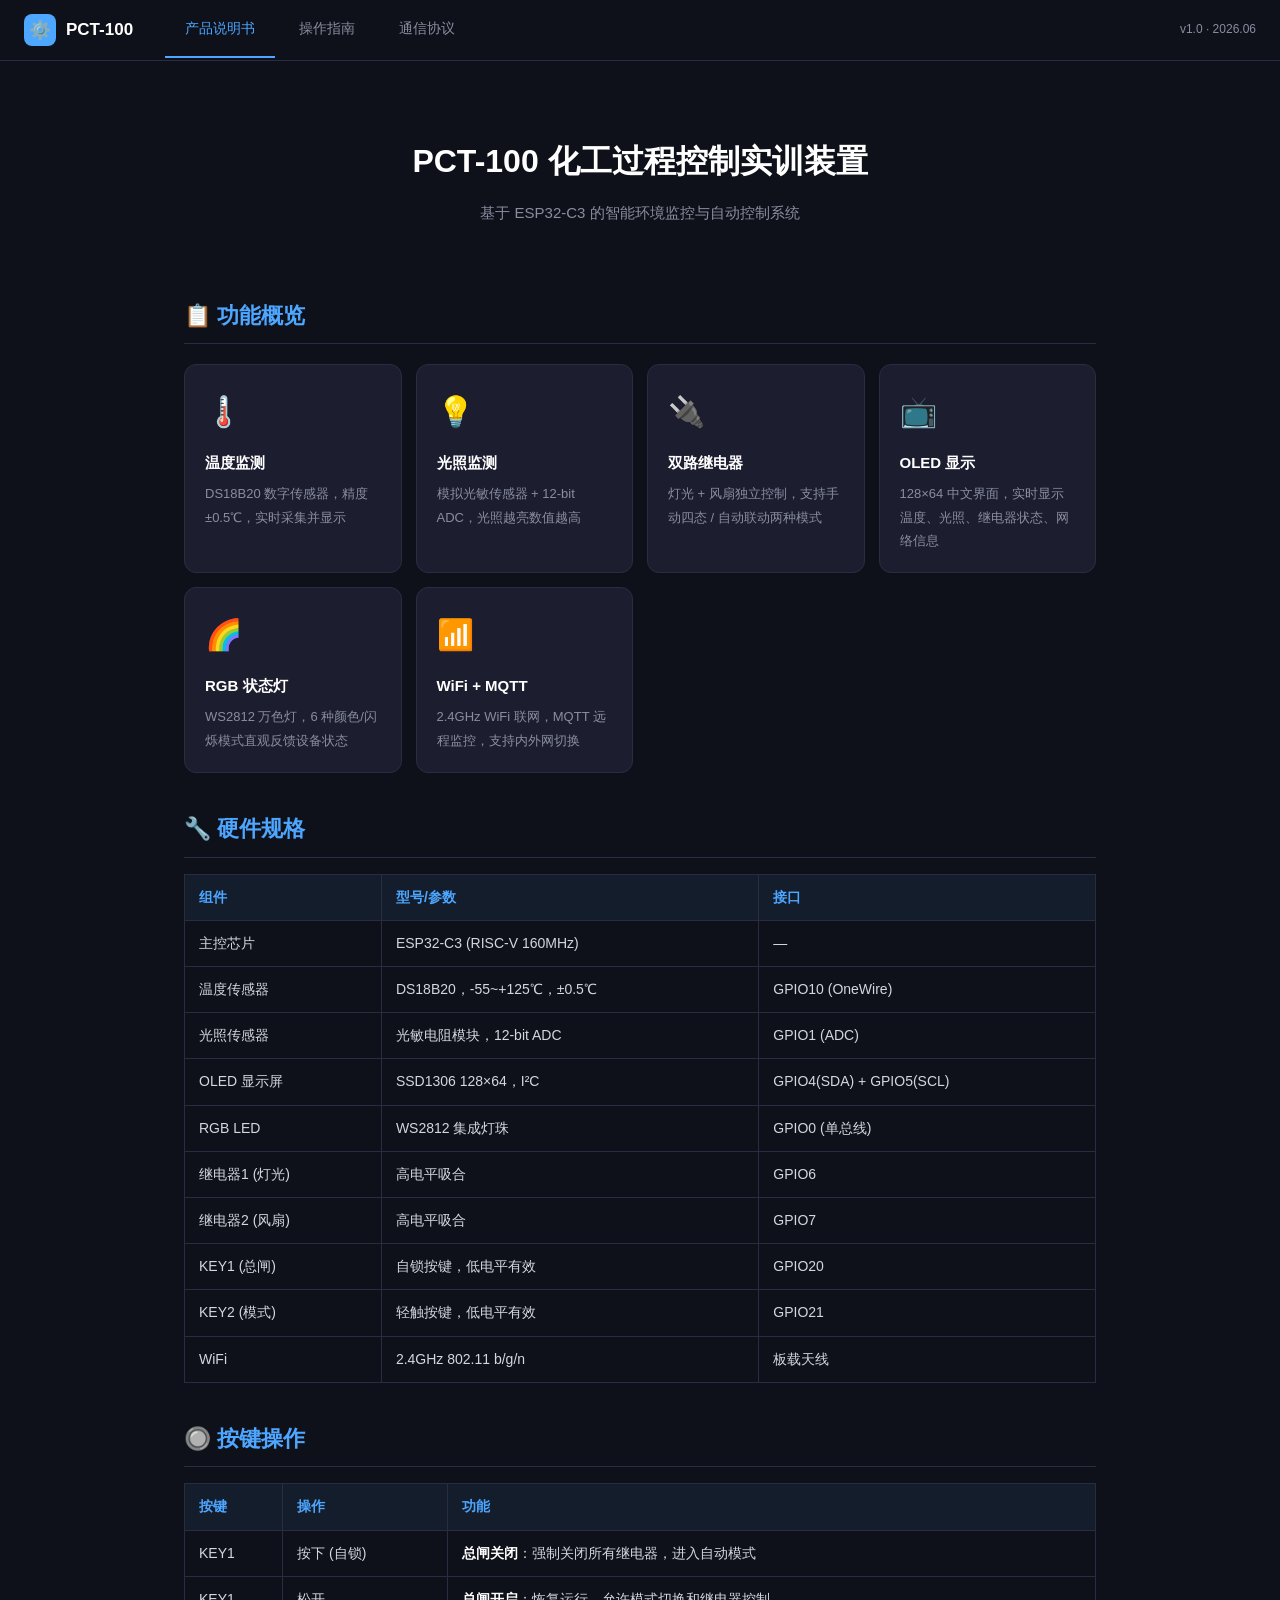
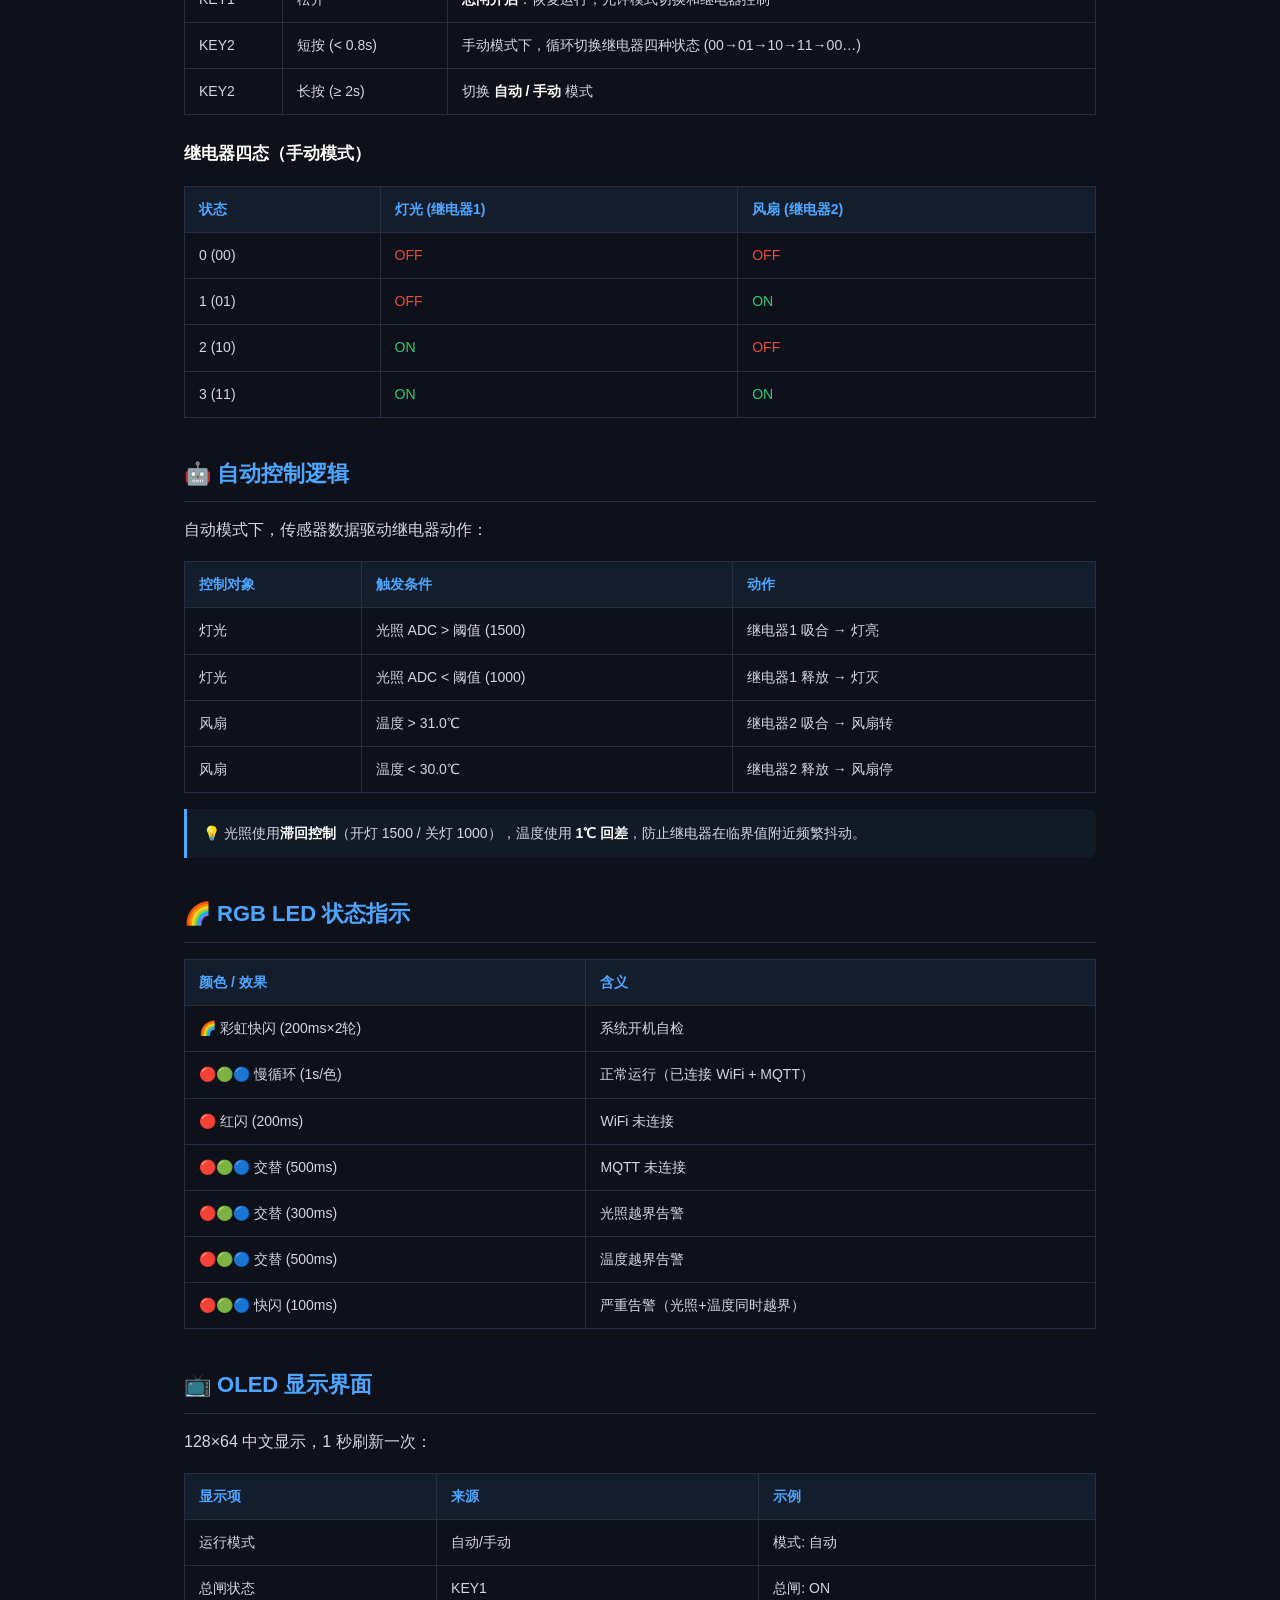
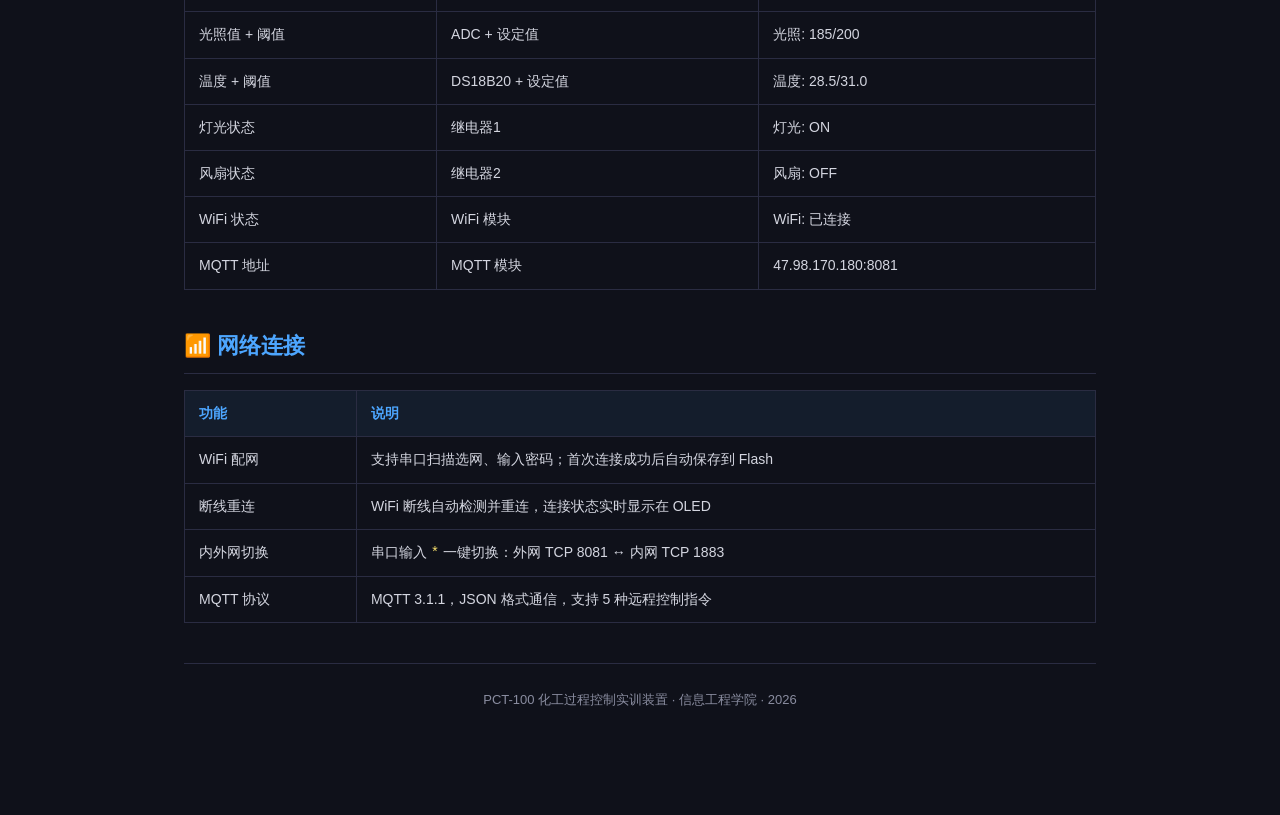
<file: index.html>
<!DOCTYPE html>
<html lang="zh-CN">
<head>
<meta charset="UTF-8">
<meta name="viewport" content="width=device-width, initial-scale=1.0">
<title>PCT-100 化工控制实训装置 · 产品说明书</title>
<link rel="stylesheet" href="css/style.css">
</head>
<body>

<!-- ═══ 导航栏 ═══ -->
<nav class="nav">
  <a class="nav-brand" href="index.html">
    <span class="logo">⚙️</span>PCT-100
  </a>
  <div class="nav-links">
    <a href="index.html" class="active">产品说明书</a>
    <a href="operation.html">操作指南</a>
    <a href="protocol.html">通信协议</a>
  </div>
  <span class="nav-version">v1.0 · 2026.06</span>
</nav>

<!-- ═══ 主页内容 ═══ -->
<div class="container">

<div class="page-hero">
  <h1>PCT-100 化工过程控制实训装置</h1>
  <p class="tagline">基于 ESP32-C3 的智能环境监控与自动控制系统</p>
</div>

<!-- 特性 -->
<h2>📋 功能概览</h2>
<div class="features">
  <div class="feature-card">
    <div class="icon">🌡️</div>
    <h4>温度监测</h4>
    <p>DS18B20 数字传感器，精度 ±0.5℃，实时采集并显示</p>
  </div>
  <div class="feature-card">
    <div class="icon">💡</div>
    <h4>光照监测</h4>
    <p>模拟光敏传感器 + 12-bit ADC，光照越亮数值越高</p>
  </div>
  <div class="feature-card">
    <div class="icon">🔌</div>
    <h4>双路继电器</h4>
    <p>灯光 + 风扇独立控制，支持手动四态 / 自动联动两种模式</p>
  </div>
  <div class="feature-card">
    <div class="icon">📺</div>
    <h4>OLED 显示</h4>
    <p>128×64 中文界面，实时显示温度、光照、继电器状态、网络信息</p>
  </div>
  <div class="feature-card">
    <div class="icon">🌈</div>
    <h4>RGB 状态灯</h4>
    <p>WS2812 万色灯，6 种颜色/闪烁模式直观反馈设备状态</p>
  </div>
  <div class="feature-card">
    <div class="icon">📶</div>
    <h4>WiFi + MQTT</h4>
    <p>2.4GHz WiFi 联网，MQTT 远程监控，支持内外网切换</p>
  </div>
</div>

<!-- 硬件 -->
<h2>🔧 硬件规格</h2>
<table>
  <tr><th>组件</th><th>型号/参数</th><th>接口</th></tr>
  <tr><td>主控芯片</td><td>ESP32-C3 (RISC-V 160MHz)</td><td>—</td></tr>
  <tr><td>温度传感器</td><td>DS18B20，-55~+125℃，±0.5℃</td><td>GPIO10 (OneWire)</td></tr>
  <tr><td>光照传感器</td><td>光敏电阻模块，12-bit ADC</td><td>GPIO1 (ADC)</td></tr>
  <tr><td>OLED 显示屏</td><td>SSD1306 128×64，I²C</td><td>GPIO4(SDA) + GPIO5(SCL)</td></tr>
  <tr><td>RGB LED</td><td>WS2812 集成灯珠</td><td>GPIO0 (单总线)</td></tr>
  <tr><td>继电器1 (灯光)</td><td>高电平吸合</td><td>GPIO6</td></tr>
  <tr><td>继电器2 (风扇)</td><td>高电平吸合</td><td>GPIO7</td></tr>
  <tr><td>KEY1 (总闸)</td><td>自锁按键，低电平有效</td><td>GPIO20</td></tr>
  <tr><td>KEY2 (模式)</td><td>轻触按键，低电平有效</td><td>GPIO21</td></tr>
  <tr><td>WiFi</td><td>2.4GHz 802.11 b/g/n</td><td>板载天线</td></tr>
</table>

<!-- 按键 -->
<h2>🔘 按键操作</h2>
<table>
  <tr><th>按键</th><th>操作</th><th>功能</th></tr>
  <tr><td>KEY1</td><td>按下 (自锁)</td><td><strong>总闸关闭</strong>：强制关闭所有继电器，进入自动模式</td></tr>
  <tr><td>KEY1</td><td>松开</td><td><strong>总闸开启</strong>：恢复运行，允许模式切换和继电器控制</td></tr>
  <tr><td>KEY2</td><td>短按 (&lt; 0.8s)</td><td>手动模式下，循环切换继电器四种状态 (00→01→10→11→00…)</td></tr>
  <tr><td>KEY2</td><td>长按 (≥ 2s)</td><td>切换 <strong>自动 / 手动</strong> 模式</td></tr>
</table>

<h3>继电器四态（手动模式）</h3>
<table>
  <tr><th>状态</th><th>灯光 (继电器1)</th><th>风扇 (继电器2)</th></tr>
  <tr><td>0 (00)</td><td style="color:var(--red);">OFF</td><td style="color:var(--red);">OFF</td></tr>
  <tr><td>1 (01)</td><td style="color:var(--red);">OFF</td><td style="color:var(--green);">ON</td></tr>
  <tr><td>2 (10)</td><td style="color:var(--green);">ON</td><td style="color:var(--red);">OFF</td></tr>
  <tr><td>3 (11)</td><td style="color:var(--green);">ON</td><td style="color:var(--green);">ON</td></tr>
</table>

<!-- 自动控制 -->
<h2>🤖 自动控制逻辑</h2>
<p>自动模式下，传感器数据驱动继电器动作：</p>
<table>
  <tr><th>控制对象</th><th>触发条件</th><th>动作</th></tr>
  <tr><td>灯光</td><td>光照 ADC &gt; 阈值 (1500)</td><td>继电器1 吸合 → 灯亮</td></tr>
  <tr><td>灯光</td><td>光照 ADC &lt; 阈值 (1000)</td><td>继电器1 释放 → 灯灭</td></tr>
  <tr><td>风扇</td><td>温度 &gt; 31.0℃</td><td>继电器2 吸合 → 风扇转</td></tr>
  <tr><td>风扇</td><td>温度 &lt; 30.0℃</td><td>继电器2 释放 → 风扇停</td></tr>
</table>
<div class="note">💡 光照使用<strong>滞回控制</strong>（开灯 1500 / 关灯 1000），温度使用 <strong>1℃ 回差</strong>，防止继电器在临界值附近频繁抖动。</div>

<!-- RGB LED -->
<h2>🌈 RGB LED 状态指示</h2>
<table>
  <tr><th>颜色 / 效果</th><th>含义</th></tr>
  <tr><td>🌈 彩虹快闪 (200ms×2轮)</td><td>系统开机自检</td></tr>
  <tr><td>🔴🟢🔵 慢循环 (1s/色)</td><td>正常运行（已连接 WiFi + MQTT）</td></tr>
  <tr><td>🔴 红闪 (200ms)</td><td>WiFi 未连接</td></tr>
  <tr><td>🔴🟢🔵 交替 (500ms)</td><td>MQTT 未连接</td></tr>
  <tr><td>🔴🟢🔵 交替 (300ms)</td><td>光照越界告警</td></tr>
  <tr><td>🔴🟢🔵 交替 (500ms)</td><td>温度越界告警</td></tr>
  <tr><td>🔴🟢🔵 快闪 (100ms)</td><td>严重告警（光照+温度同时越界）</td></tr>
</table>

<!-- OLED -->
<h2>📺 OLED 显示界面</h2>
<p>128×64 中文显示，1 秒刷新一次：</p>
<table>
  <tr><th>显示项</th><th>来源</th><th>示例</th></tr>
  <tr><td>运行模式</td><td>自动/手动</td><td>模式: 自动</td></tr>
  <tr><td>总闸状态</td><td>KEY1</td><td>总闸: ON</td></tr>
  <tr><td>光照值 + 阈值</td><td>ADC + 设定值</td><td>光照: 185/200</td></tr>
  <tr><td>温度 + 阈值</td><td>DS18B20 + 设定值</td><td>温度: 28.5/31.0</td></tr>
  <tr><td>灯光状态</td><td>继电器1</td><td>灯光: ON</td></tr>
  <tr><td>风扇状态</td><td>继电器2</td><td>风扇: OFF</td></tr>
  <tr><td>WiFi 状态</td><td>WiFi 模块</td><td>WiFi: 已连接</td></tr>
  <tr><td>MQTT 地址</td><td>MQTT 模块</td><td>47.98.170.180:8081</td></tr>
</table>

<!-- 网络 -->
<h2>📶 网络连接</h2>
<table>
  <tr><th>功能</th><th>说明</th></tr>
  <tr><td>WiFi 配网</td><td>支持串口扫描选网、输入密码；首次连接成功后自动保存到 Flash</td></tr>
  <tr><td>断线重连</td><td>WiFi 断线自动检测并重连，连接状态实时显示在 OLED</td></tr>
  <tr><td>内外网切换</td><td>串口输入 <code>*</code> 一键切换：外网 TCP 8081 ↔ 内网 TCP 1883</td></tr>
  <tr><td>MQTT 协议</td><td>MQTT 3.1.1，JSON 格式通信，支持 5 种远程控制指令</td></tr>
</table>

<div class="footer">PCT-100 化工过程控制实训装置 · 信息工程学院 · 2026</div>
</div>
</body>
</html>
</file>
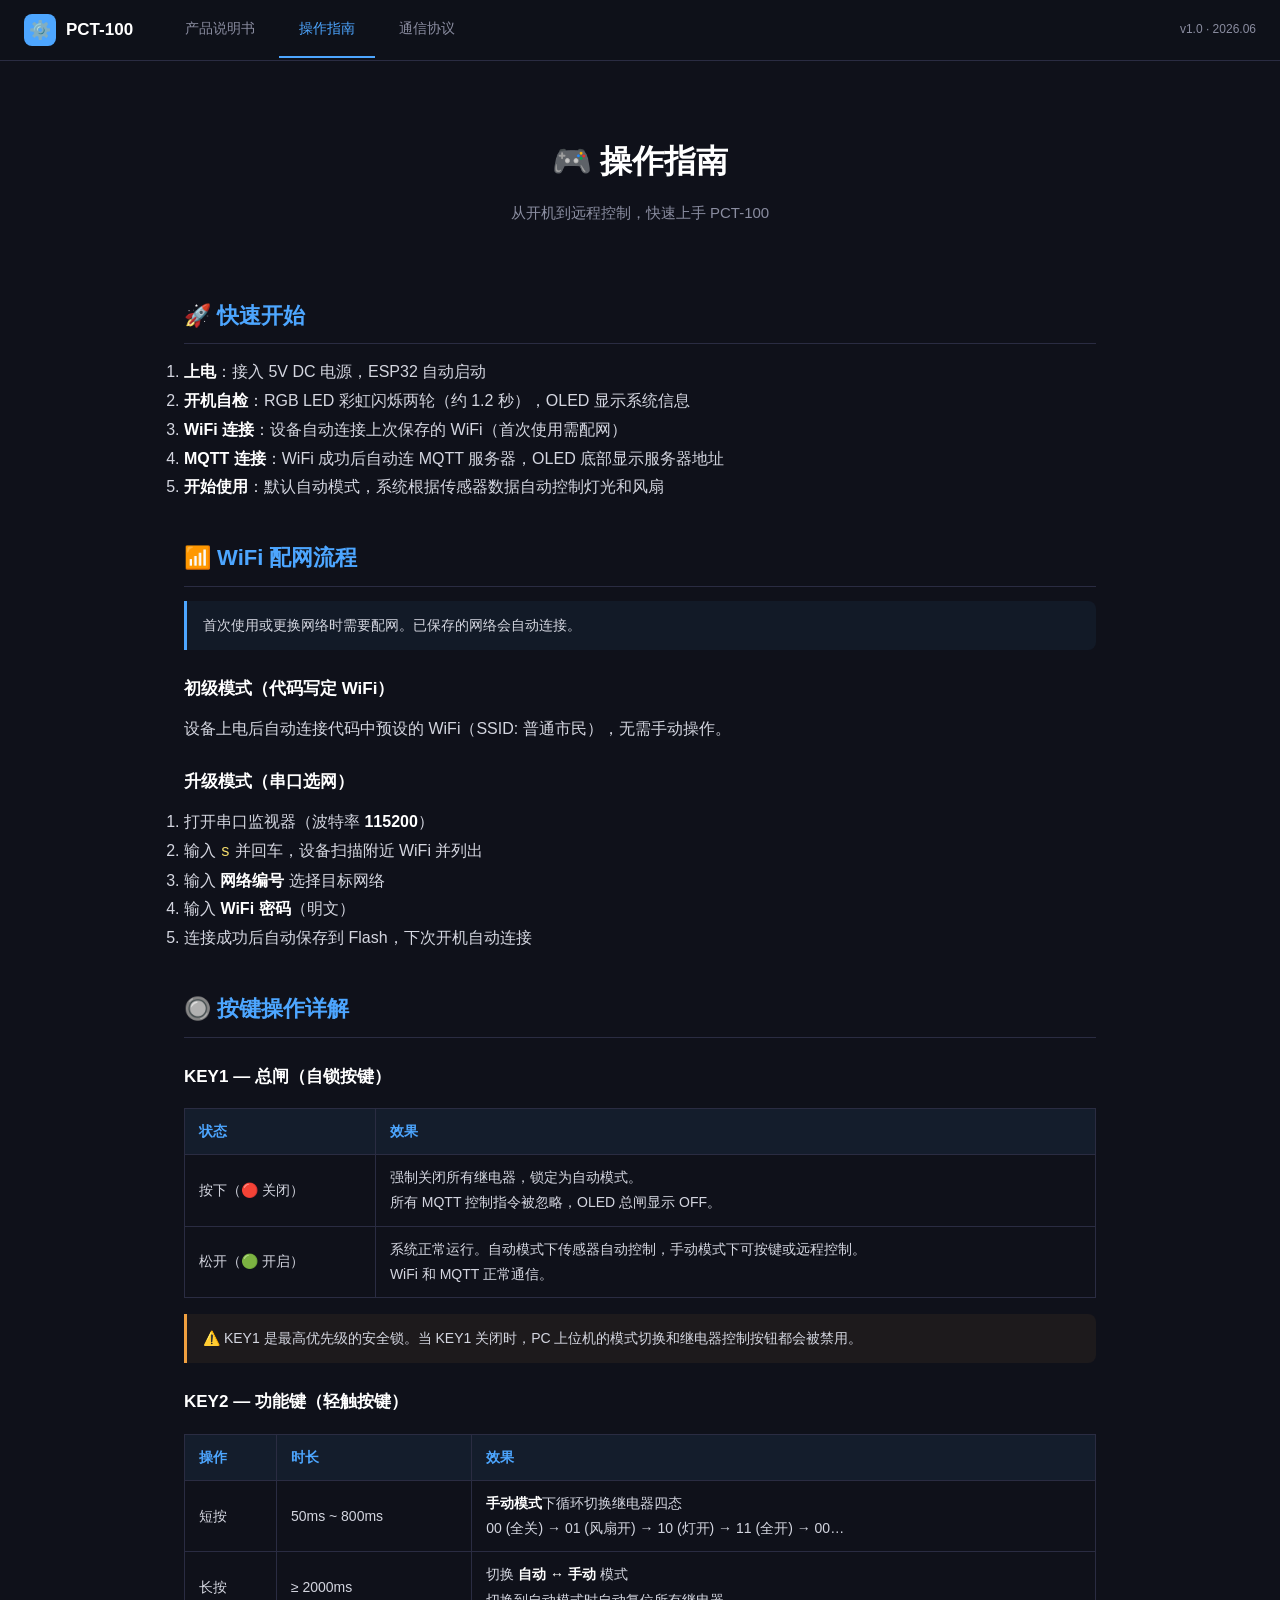
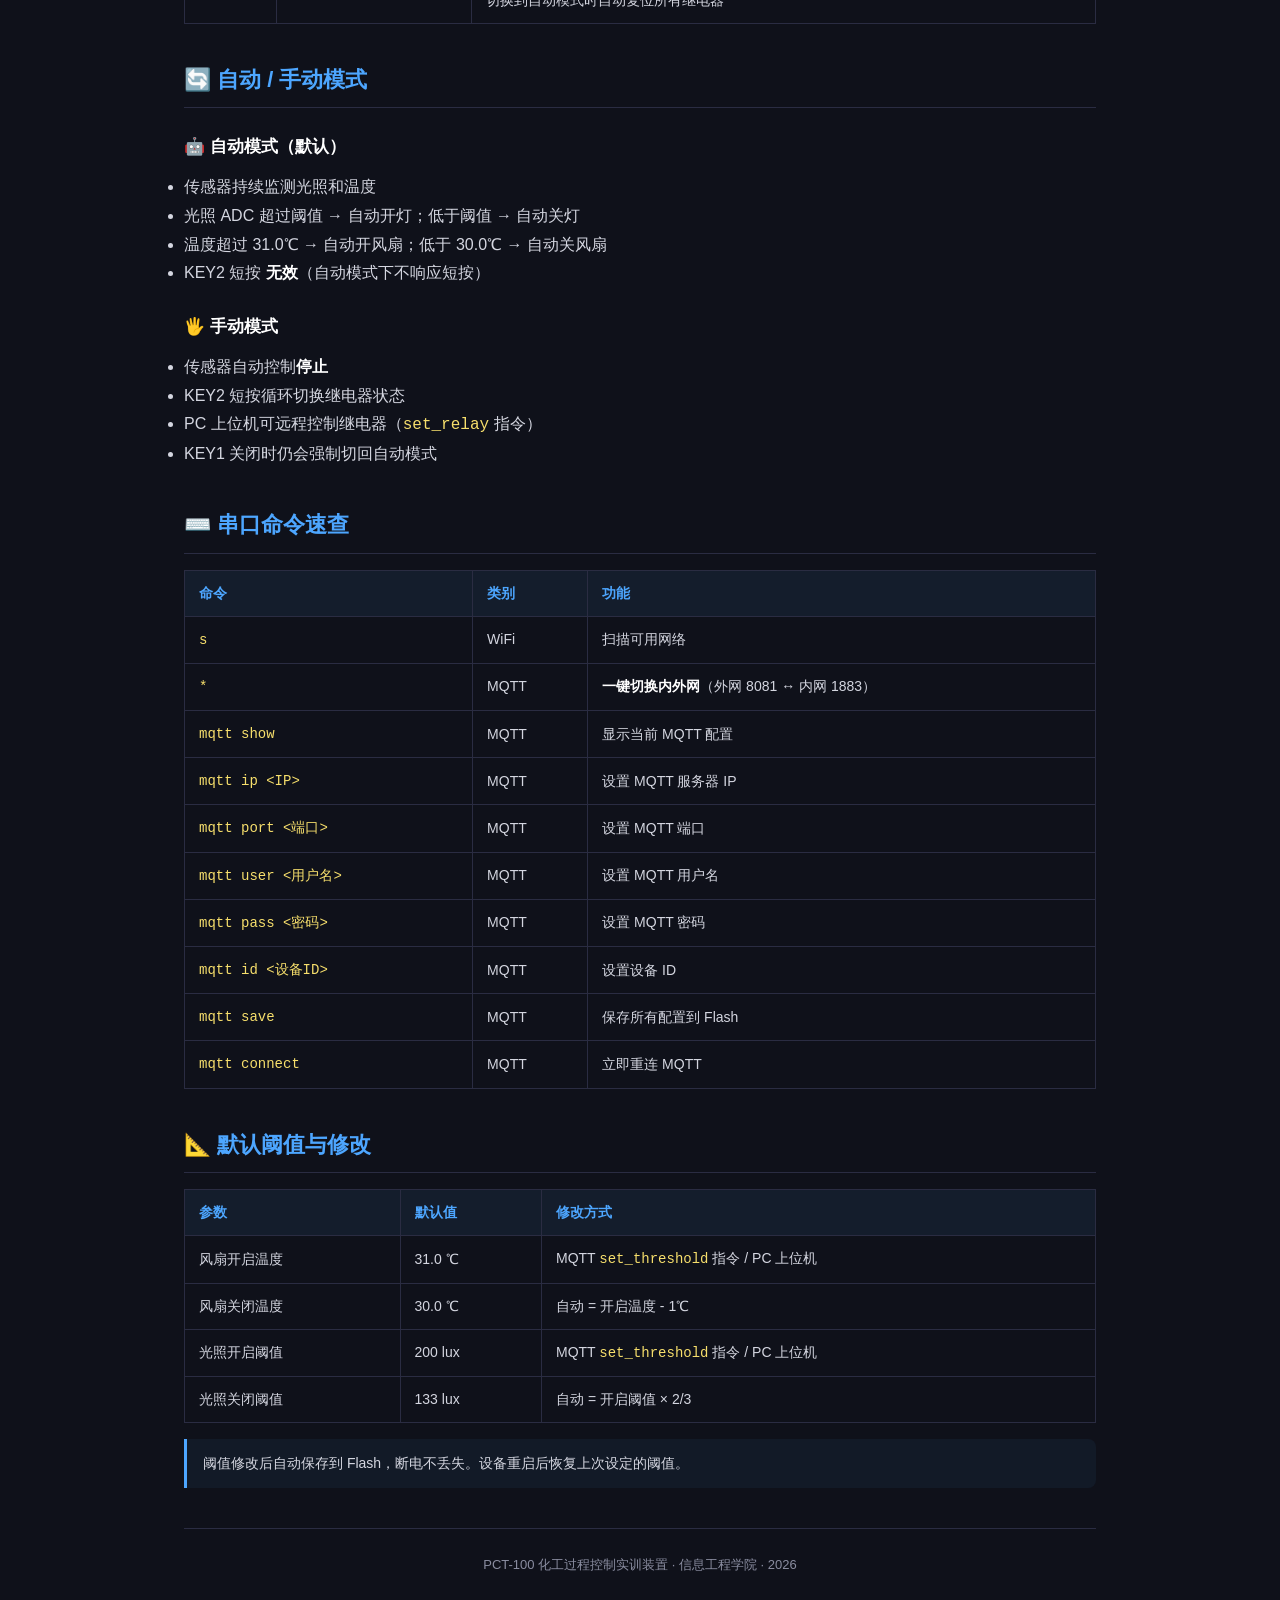
<file: operation.html>
<!DOCTYPE html>
<html lang="zh-CN">
<head>
<meta charset="UTF-8">
<meta name="viewport" content="width=device-width, initial-scale=1.0">
<title>PCT-100 操作指南</title>
<link rel="stylesheet" href="css/style.css">
</head>
<body>

<!-- ═══ 导航栏 ═══ -->
<nav class="nav">
  <a class="nav-brand" href="index.html">
    <span class="logo">⚙️</span>PCT-100
  </a>
  <div class="nav-links">
    <a href="index.html">产品说明书</a>
    <a href="operation.html" class="active">操作指南</a>
    <a href="protocol.html">通信协议</a>
  </div>
  <span class="nav-version">v1.0 · 2026.06</span>
</nav>

<div class="container">
<div class="page-hero">
  <h1>🎮 操作指南</h1>
  <p class="tagline">从开机到远程控制，快速上手 PCT-100</p>
</div>

<!-- 快速开始 -->
<h2>🚀 快速开始</h2>
<ol>
  <li><strong>上电</strong>：接入 5V DC 电源，ESP32 自动启动</li>
  <li><strong>开机自检</strong>：RGB LED 彩虹闪烁两轮（约 1.2 秒），OLED 显示系统信息</li>
  <li><strong>WiFi 连接</strong>：设备自动连接上次保存的 WiFi（首次使用需配网）</li>
  <li><strong>MQTT 连接</strong>：WiFi 成功后自动连 MQTT 服务器，OLED 底部显示服务器地址</li>
  <li><strong>开始使用</strong>：默认自动模式，系统根据传感器数据自动控制灯光和风扇</li>
</ol>

<!-- 配网 -->
<h2>📶 WiFi 配网流程</h2>
<div class="note">首次使用或更换网络时需要配网。已保存的网络会自动连接。</div>
<h3>初级模式（代码写定 WiFi）</h3>
<p>设备上电后自动连接代码中预设的 WiFi（SSID: 普通市民），无需手动操作。</p>

<h3>升级模式（串口选网）</h3>
<ol>
  <li>打开串口监视器（波特率 <strong>115200</strong>）</li>
  <li>输入 <code>s</code> 并回车，设备扫描附近 WiFi 并列出</li>
  <li>输入 <strong>网络编号</strong> 选择目标网络</li>
  <li>输入 <strong>WiFi 密码</strong>（明文）</li>
  <li>连接成功后自动保存到 Flash，下次开机自动连接</li>
</ol>

<!-- 按键 -->
<h2>🔘 按键操作详解</h2>

<h3>KEY1 — 总闸（自锁按键）</h3>
<table>
  <tr><th>状态</th><th>效果</th></tr>
  <tr><td>按下（🔴 关闭）</td><td>强制关闭所有继电器，锁定为自动模式。<br>所有 MQTT 控制指令被忽略，OLED 总闸显示 OFF。</td></tr>
  <tr><td>松开（🟢 开启）</td><td>系统正常运行。自动模式下传感器自动控制，手动模式下可按键或远程控制。<br>WiFi 和 MQTT 正常通信。</td></tr>
</table>
<div class="warn">⚠️ KEY1 是最高优先级的安全锁。当 KEY1 关闭时，PC 上位机的模式切换和继电器控制按钮都会被禁用。</div>

<h3>KEY2 — 功能键（轻触按键）</h3>
<table>
  <tr><th>操作</th><th>时长</th><th>效果</th></tr>
  <tr><td>短按</td><td>50ms ~ 800ms</td><td><strong>手动模式</strong>下循环切换继电器四态<br>00 (全关) → 01 (风扇开) → 10 (灯开) → 11 (全开) → 00…</td></tr>
  <tr><td>长按</td><td>≥ 2000ms</td><td>切换 <strong>自动 ↔ 手动</strong> 模式<br>切换到自动模式时自动复位所有继电器</td></tr>
</table>

<!-- 模式 -->
<h2>🔄 自动 / 手动模式</h2>

<h3>🤖 自动模式（默认）</h3>
<ul>
  <li>传感器持续监测光照和温度</li>
  <li>光照 ADC 超过阈值 → 自动开灯；低于阈值 → 自动关灯</li>
  <li>温度超过 31.0℃ → 自动开风扇；低于 30.0℃ → 自动关风扇</li>
  <li>KEY2 短按 <strong>无效</strong>（自动模式下不响应短按）</li>
</ul>

<h3>🖐 手动模式</h3>
<ul>
  <li>传感器自动控制<strong>停止</strong></li>
  <li>KEY2 短按循环切换继电器状态</li>
  <li>PC 上位机可远程控制继电器（<code>set_relay</code> 指令）</li>
  <li>KEY1 关闭时仍会强制切回自动模式</li>
</ul>

<!-- 串口命令 -->
<h2>⌨️ 串口命令速查</h2>
<table>
  <tr><th>命令</th><th>类别</th><th>功能</th></tr>
  <tr><td><code>s</code></td><td>WiFi</td><td>扫描可用网络</td></tr>
  <tr><td><code>*</code></td><td>MQTT</td><td><strong>一键切换内外网</strong>（外网 8081 ↔ 内网 1883）</td></tr>
  <tr><td><code>mqtt show</code></td><td>MQTT</td><td>显示当前 MQTT 配置</td></tr>
  <tr><td><code>mqtt ip &lt;IP&gt;</code></td><td>MQTT</td><td>设置 MQTT 服务器 IP</td></tr>
  <tr><td><code>mqtt port &lt;端口&gt;</code></td><td>MQTT</td><td>设置 MQTT 端口</td></tr>
  <tr><td><code>mqtt user &lt;用户名&gt;</code></td><td>MQTT</td><td>设置 MQTT 用户名</td></tr>
  <tr><td><code>mqtt pass &lt;密码&gt;</code></td><td>MQTT</td><td>设置 MQTT 密码</td></tr>
  <tr><td><code>mqtt id &lt;设备ID&gt;</code></td><td>MQTT</td><td>设置设备 ID</td></tr>
  <tr><td><code>mqtt save</code></td><td>MQTT</td><td>保存所有配置到 Flash</td></tr>
  <tr><td><code>mqtt connect</code></td><td>MQTT</td><td>立即重连 MQTT</td></tr>
</table>

<!-- 阈值 -->
<h2>📐 默认阈值与修改</h2>
<table>
  <tr><th>参数</th><th>默认值</th><th>修改方式</th></tr>
  <tr><td>风扇开启温度</td><td>31.0 ℃</td><td>MQTT <code>set_threshold</code> 指令 / PC 上位机</td></tr>
  <tr><td>风扇关闭温度</td><td>30.0 ℃</td><td>自动 = 开启温度 - 1℃</td></tr>
  <tr><td>光照开启阈值</td><td>200 lux</td><td>MQTT <code>set_threshold</code> 指令 / PC 上位机</td></tr>
  <tr><td>光照关闭阈值</td><td>133 lux</td><td>自动 = 开启阈值 × 2/3</td></tr>
</table>
<div class="note">阈值修改后自动保存到 Flash，断电不丢失。设备重启后恢复上次设定的阈值。</div>

<div class="footer">PCT-100 化工过程控制实训装置 · 信息工程学院 · 2026</div>
</div>
</body>
</html>
</file>
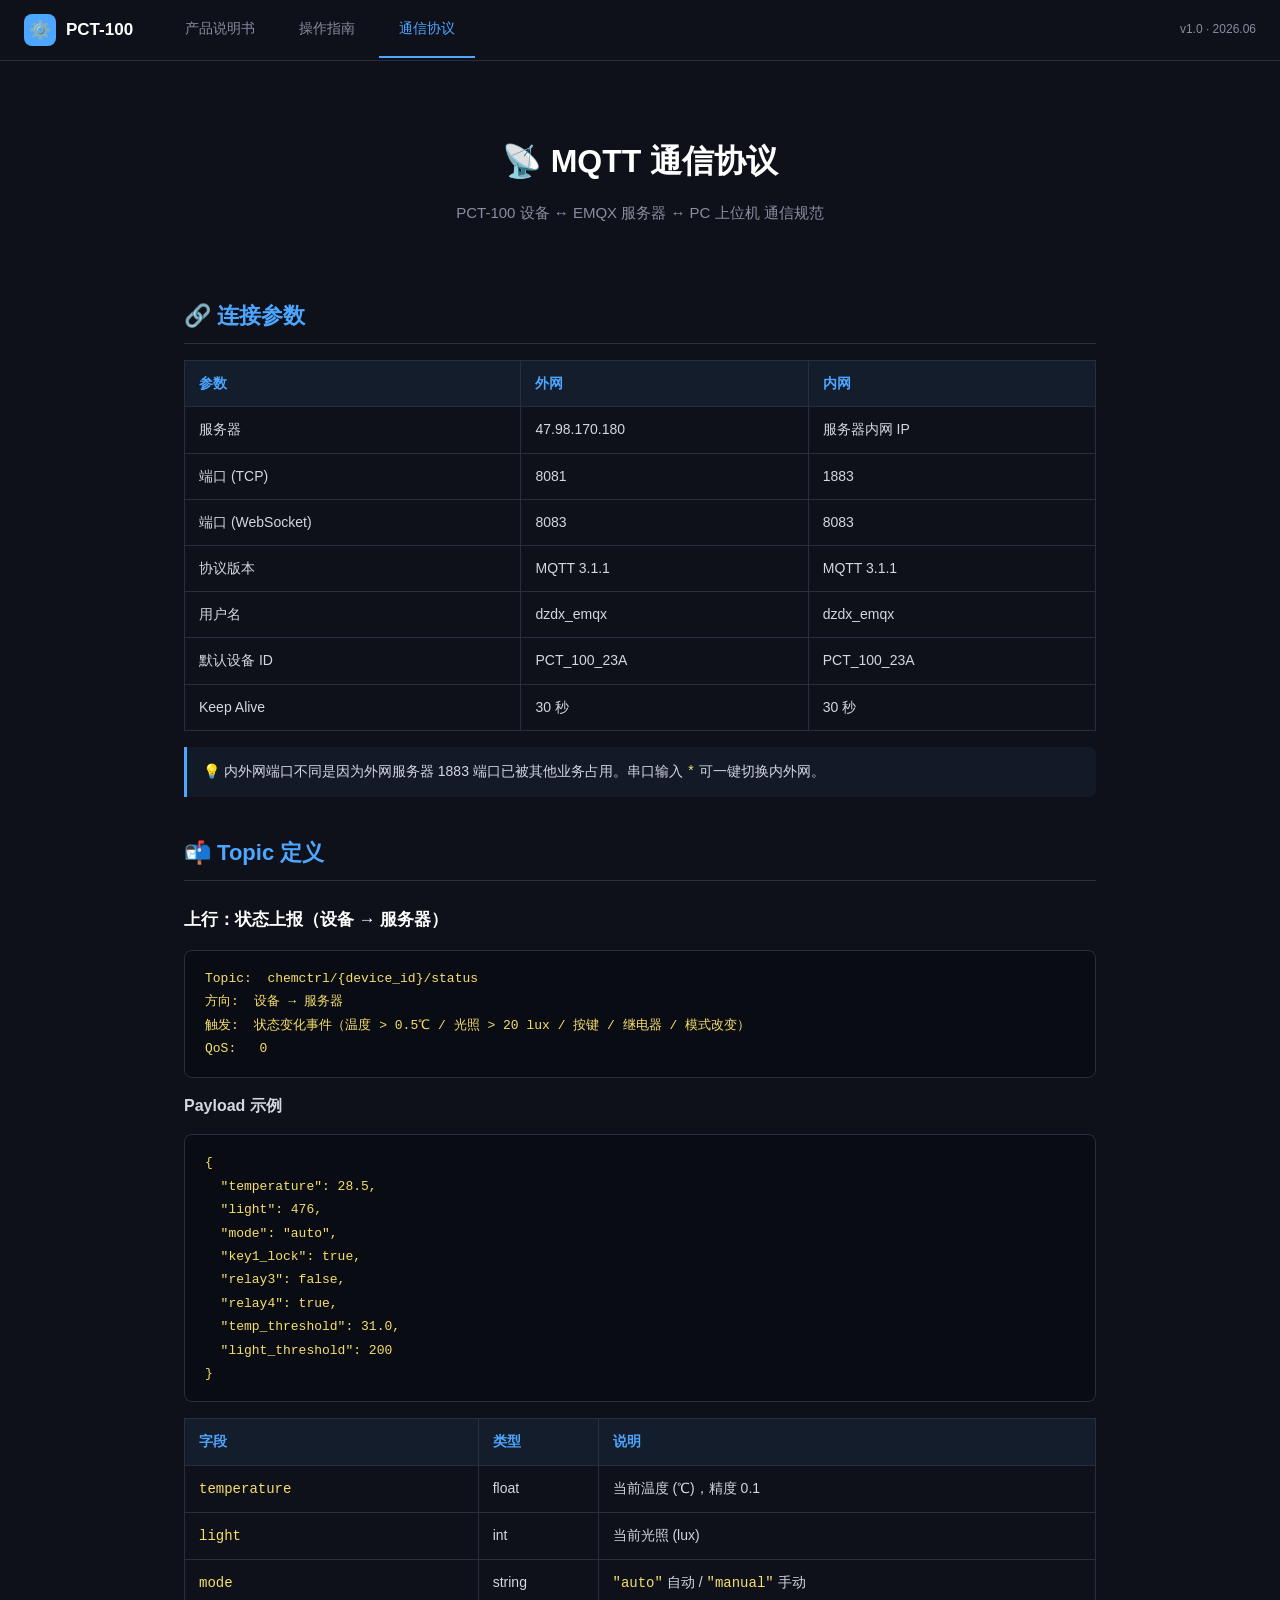
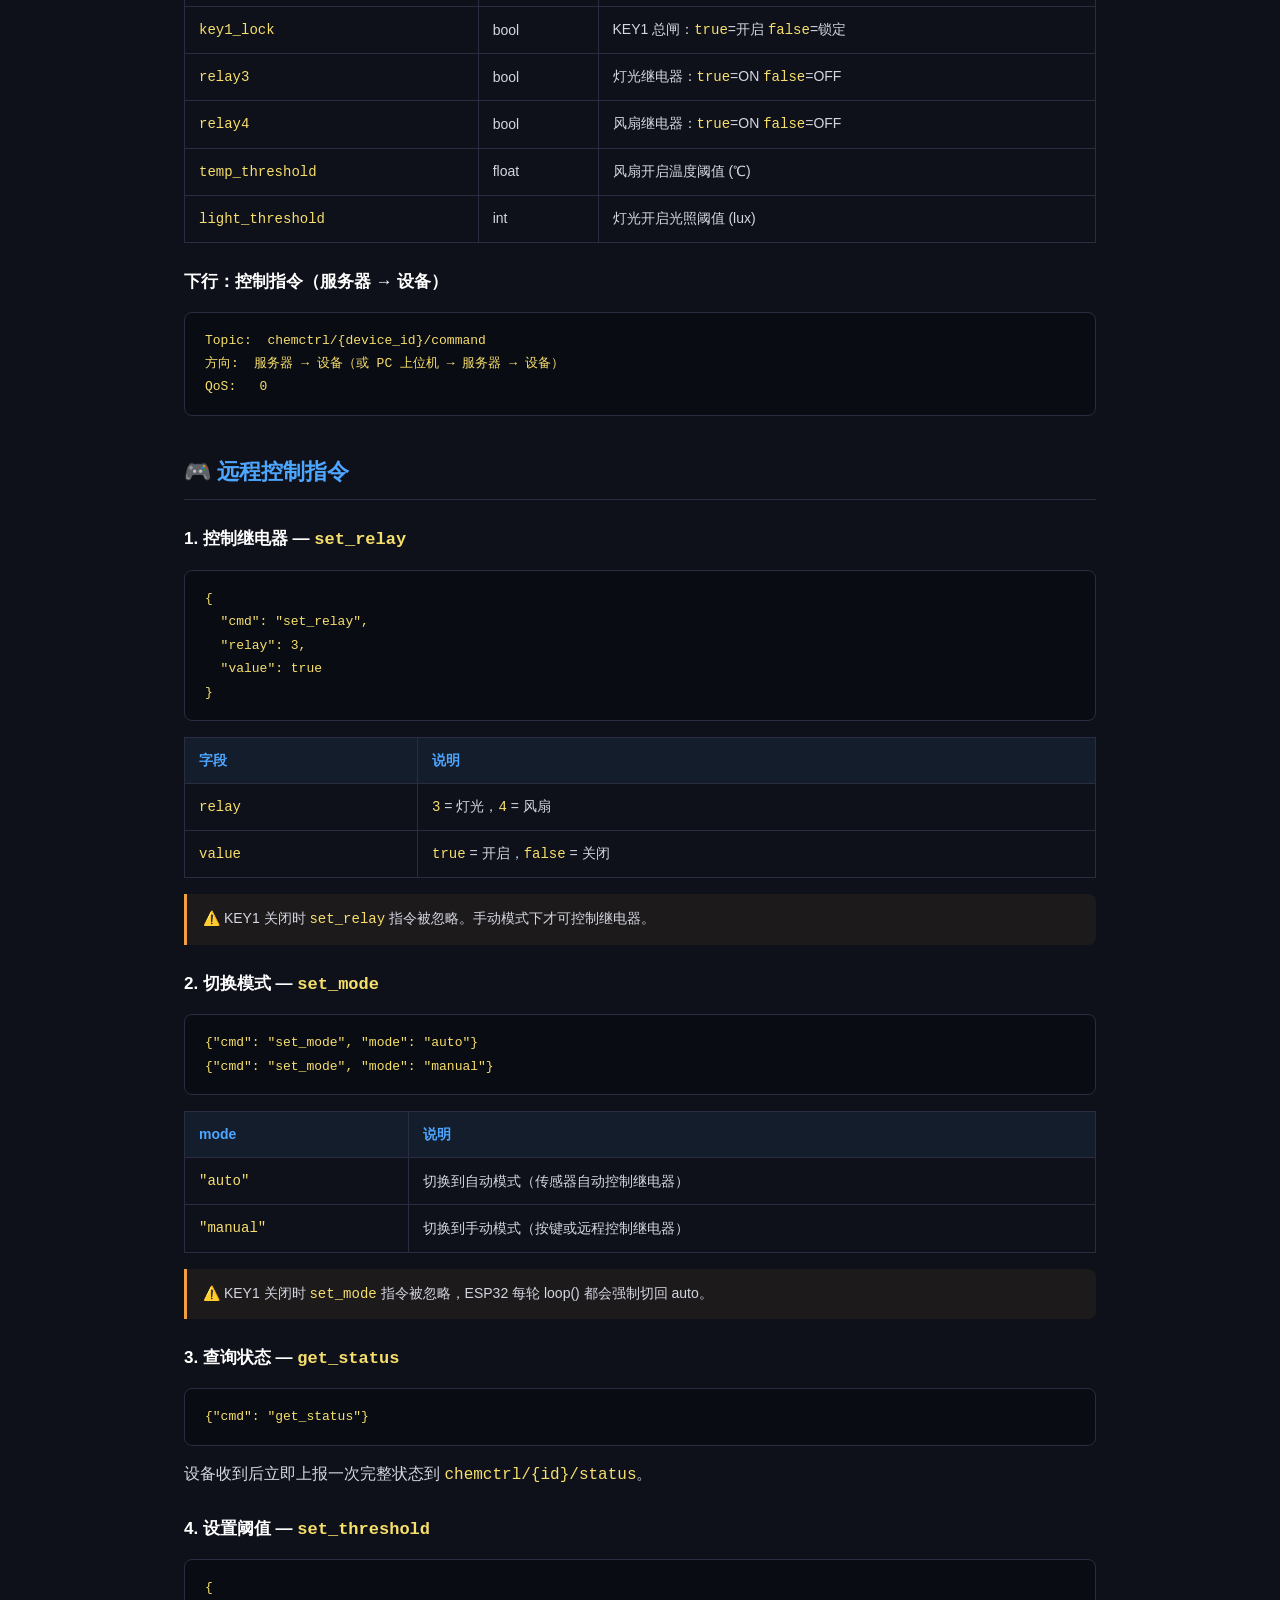
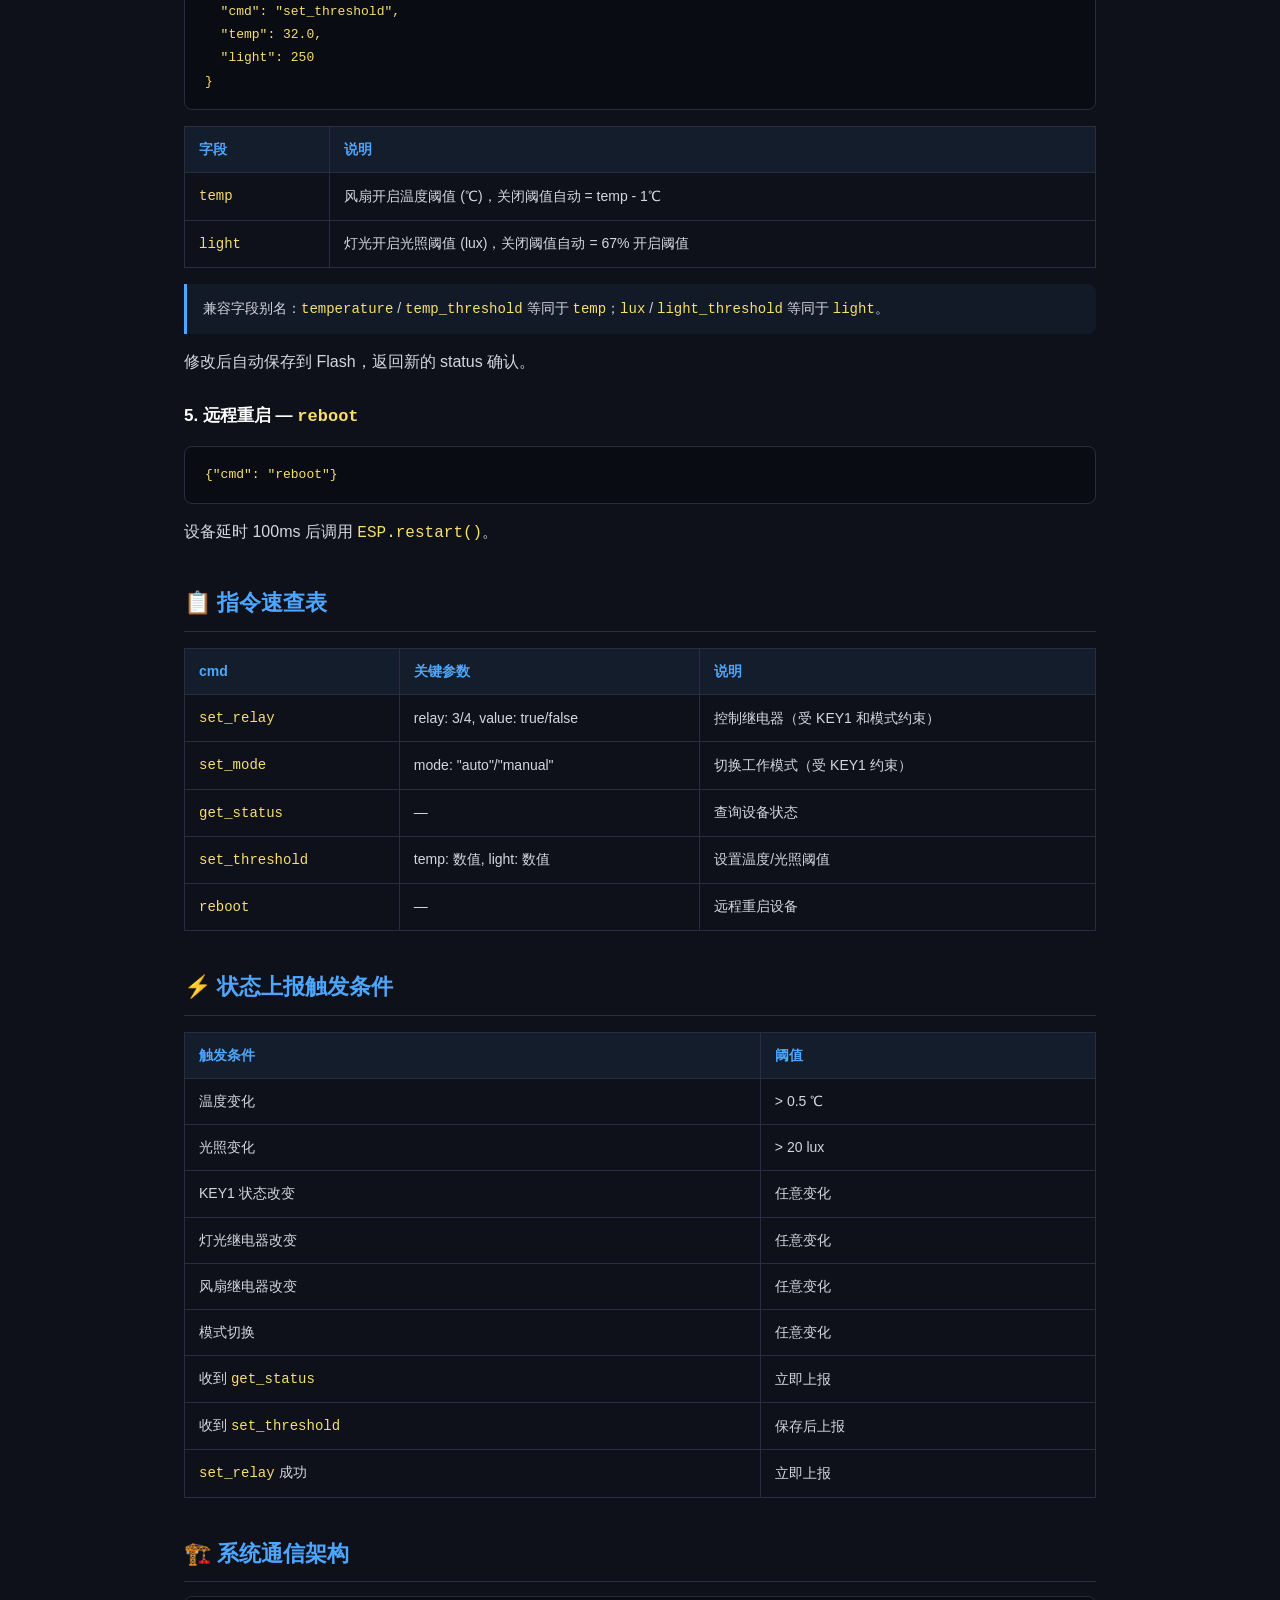
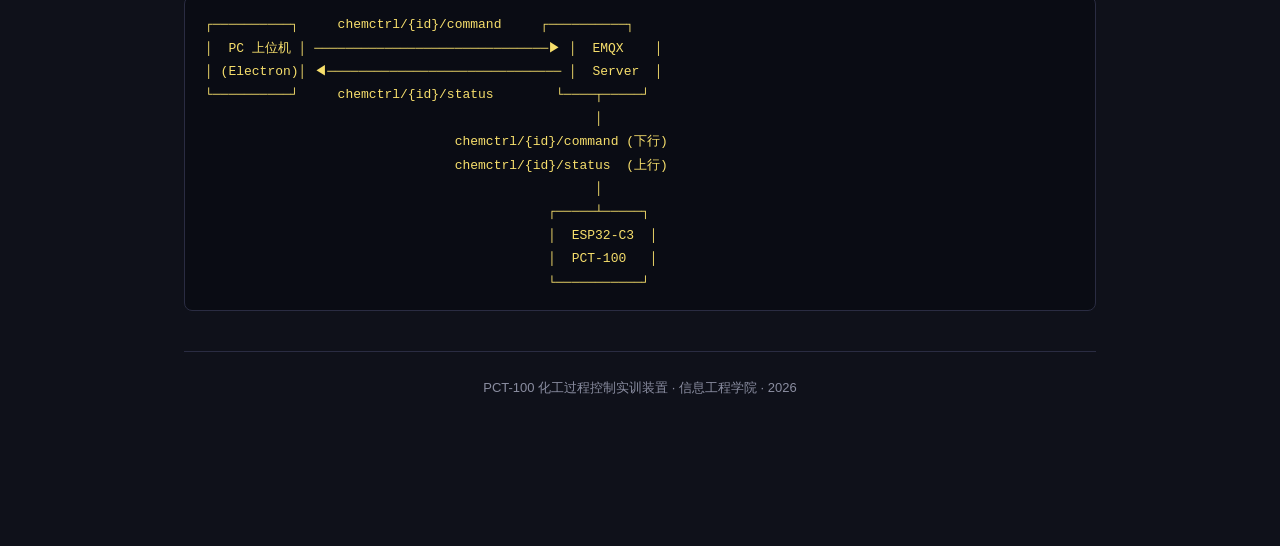
<file: protocol.html>
<!DOCTYPE html>
<html lang="zh-CN">
<head>
<meta charset="UTF-8">
<meta name="viewport" content="width=device-width, initial-scale=1.0">
<title>PCT-100 MQTT 通信协议</title>
<link rel="stylesheet" href="css/style.css">
</head>
<body>

<!-- ═══ 导航栏 ═══ -->
<nav class="nav">
  <a class="nav-brand" href="index.html">
    <span class="logo">⚙️</span>PCT-100
  </a>
  <div class="nav-links">
    <a href="index.html">产品说明书</a>
    <a href="operation.html">操作指南</a>
    <a href="protocol.html" class="active">通信协议</a>
  </div>
  <span class="nav-version">v1.0 · 2026.06</span>
</nav>

<div class="container">
<div class="page-hero">
  <h1>📡 MQTT 通信协议</h1>
  <p class="tagline">PCT-100 设备 ↔ EMQX 服务器 ↔ PC 上位机 通信规范</p>
</div>

<!-- 连接信息 -->
<h2>🔗 连接参数</h2>
<table>
  <tr><th>参数</th><th>外网</th><th>内网</th></tr>
  <tr><td>服务器</td><td>47.98.170.180</td><td>服务器内网 IP</td></tr>
  <tr><td>端口 (TCP)</td><td>8081</td><td>1883</td></tr>
  <tr><td>端口 (WebSocket)</td><td>8083</td><td>8083</td></tr>
  <tr><td>协议版本</td><td>MQTT 3.1.1</td><td>MQTT 3.1.1</td></tr>
  <tr><td>用户名</td><td>dzdx_emqx</td><td>dzdx_emqx</td></tr>
  <tr><td>默认设备 ID</td><td>PCT_100_23A</td><td>PCT_100_23A</td></tr>
  <tr><td>Keep Alive</td><td>30 秒</td><td>30 秒</td></tr>
</table>

<div class="note">💡 内外网端口不同是因为外网服务器 1883 端口已被其他业务占用。串口输入 <code>*</code> 可一键切换内外网。</div>

<!-- Topic -->
<h2>📬 Topic 定义</h2>
<h3>上行：状态上报（设备 → 服务器）</h3>
<pre><code>Topic:  chemctrl/{device_id}/status
方向:  设备 → 服务器
触发:  状态变化事件（温度 &gt; 0.5℃ / 光照 &gt; 20 lux / 按键 / 继电器 / 模式改变）
QoS:   0</code></pre>

<h4>Payload 示例</h4>
<pre><code>{
  "temperature": 28.5,
  "light": 476,
  "mode": "auto",
  "key1_lock": true,
  "relay3": false,
  "relay4": true,
  "temp_threshold": 31.0,
  "light_threshold": 200
}</code></pre>

<table>
  <tr><th>字段</th><th>类型</th><th>说明</th></tr>
  <tr><td><code>temperature</code></td><td>float</td><td>当前温度 (℃)，精度 0.1</td></tr>
  <tr><td><code>light</code></td><td>int</td><td>当前光照 (lux)</td></tr>
  <tr><td><code>mode</code></td><td>string</td><td><code>"auto"</code> 自动 / <code>"manual"</code> 手动</td></tr>
  <tr><td><code>key1_lock</code></td><td>bool</td><td>KEY1 总闸：<code>true</code>=开启 <code>false</code>=锁定</td></tr>
  <tr><td><code>relay3</code></td><td>bool</td><td>灯光继电器：<code>true</code>=ON <code>false</code>=OFF</td></tr>
  <tr><td><code>relay4</code></td><td>bool</td><td>风扇继电器：<code>true</code>=ON <code>false</code>=OFF</td></tr>
  <tr><td><code>temp_threshold</code></td><td>float</td><td>风扇开启温度阈值 (℃)</td></tr>
  <tr><td><code>light_threshold</code></td><td>int</td><td>灯光开启光照阈值 (lux)</td></tr>
</table>

<h3>下行：控制指令（服务器 → 设备）</h3>
<pre><code>Topic:  chemctrl/{device_id}/command
方向:  服务器 → 设备（或 PC 上位机 → 服务器 → 设备）
QoS:   0</code></pre>

<!-- 指令 -->
<h2>🎮 远程控制指令</h2>

<h3>1. 控制继电器 — <code>set_relay</code></h3>
<pre><code>{
  "cmd": "set_relay",
  "relay": 3,
  "value": true
}</code></pre>
<table>
  <tr><th>字段</th><th>说明</th></tr>
  <tr><td><code>relay</code></td><td><code>3</code> = 灯光，<code>4</code> = 风扇</td></tr>
  <tr><td><code>value</code></td><td><code>true</code> = 开启，<code>false</code> = 关闭</td></tr>
</table>
<div class="warn">⚠️ KEY1 关闭时 <code>set_relay</code> 指令被忽略。手动模式下才可控制继电器。</div>

<h3>2. 切换模式 — <code>set_mode</code></h3>
<pre><code>{"cmd": "set_mode", "mode": "auto"}
{"cmd": "set_mode", "mode": "manual"}</code></pre>
<table>
  <tr><th>mode</th><th>说明</th></tr>
  <tr><td><code>"auto"</code></td><td>切换到自动模式（传感器自动控制继电器）</td></tr>
  <tr><td><code>"manual"</code></td><td>切换到手动模式（按键或远程控制继电器）</td></tr>
</table>
<div class="warn">⚠️ KEY1 关闭时 <code>set_mode</code> 指令被忽略，ESP32 每轮 loop() 都会强制切回 auto。</div>

<h3>3. 查询状态 — <code>get_status</code></h3>
<pre><code>{"cmd": "get_status"}</code></pre>
<p>设备收到后立即上报一次完整状态到 <code>chemctrl/{id}/status</code>。</p>

<h3>4. 设置阈值 — <code>set_threshold</code></h3>
<pre><code>{
  "cmd": "set_threshold",
  "temp": 32.0,
  "light": 250
}</code></pre>
<table>
  <tr><th>字段</th><th>说明</th></tr>
  <tr><td><code>temp</code></td><td>风扇开启温度阈值 (℃)，关闭阈值自动 = temp - 1℃</td></tr>
  <tr><td><code>light</code></td><td>灯光开启光照阈值 (lux)，关闭阈值自动 = 67% 开启阈值</td></tr>
</table>
<div class="note">兼容字段别名：<code>temperature</code> / <code>temp_threshold</code> 等同于 <code>temp</code>；<code>lux</code> / <code>light_threshold</code> 等同于 <code>light</code>。</div>
<p>修改后自动保存到 Flash，返回新的 status 确认。</p>

<h3>5. 远程重启 — <code>reboot</code></h3>
<pre><code>{"cmd": "reboot"}</code></pre>
<p>设备延时 100ms 后调用 <code>ESP.restart()</code>。</p>

<!-- 指令汇总 -->
<h2>📋 指令速查表</h2>
<table>
  <tr><th>cmd</th><th>关键参数</th><th>说明</th></tr>
  <tr><td><code>set_relay</code></td><td>relay: 3/4, value: true/false</td><td>控制继电器（受 KEY1 和模式约束）</td></tr>
  <tr><td><code>set_mode</code></td><td>mode: "auto"/"manual"</td><td>切换工作模式（受 KEY1 约束）</td></tr>
  <tr><td><code>get_status</code></td><td>—</td><td>查询设备状态</td></tr>
  <tr><td><code>set_threshold</code></td><td>temp: 数值, light: 数值</td><td>设置温度/光照阈值</td></tr>
  <tr><td><code>reboot</code></td><td>—</td><td>远程重启设备</td></tr>
</table>

<!-- 状态上报触发 -->
<h2>⚡ 状态上报触发条件</h2>
<table>
  <tr><th>触发条件</th><th>阈值</th></tr>
  <tr><td>温度变化</td><td>&gt; 0.5 ℃</td></tr>
  <tr><td>光照变化</td><td>&gt; 20 lux</td></tr>
  <tr><td>KEY1 状态改变</td><td>任意变化</td></tr>
  <tr><td>灯光继电器改变</td><td>任意变化</td></tr>
  <tr><td>风扇继电器改变</td><td>任意变化</td></tr>
  <tr><td>模式切换</td><td>任意变化</td></tr>
  <tr><td>收到 <code>get_status</code></td><td>立即上报</td></tr>
  <tr><td>收到 <code>set_threshold</code></td><td>保存后上报</td></tr>
  <tr><td><code>set_relay</code> 成功</td><td>立即上报</td></tr>
</table>

<!-- 架构 -->
<h2>🏗️ 系统通信架构</h2>
<pre><code>┌──────────┐     chemctrl/{id}/command     ┌──────────┐
│  PC 上位机 │ ──────────────────────────────▶ │  EMQX    │
│ (Electron)│ ◀────────────────────────────── │  Server  │
└──────────┘     chemctrl/{id}/status        └────┬─────┘
                                                  │
                                chemctrl/{id}/command (下行)
                                chemctrl/{id}/status  (上行)
                                                  │
                                            ┌─────┴─────┐
                                            │  ESP32-C3  │
                                            │  PCT-100   │
                                            └───────────┘</code></pre>

<div class="footer">PCT-100 化工过程控制实训装置 · 信息工程学院 · 2026</div>
</div>
</body>
</html>
</file>
<file: css/style.css>
/* ============================
   PCT-100 化工控制实训装置 — 产品说明书
   ============================ */
:root {
  --bg: #0f111a;
  --panel: #181a28;
  --border: #2a2c42;
  --text: #d4d6e0;
  --subtext: #8a8da0;
  --accent: #4da6ff;
  --green: #2ecc71;
  --red: #e74c3c;
  --orange: #f0a040;
  --card: #1c1e30;
  --radius: 12px;
}

* { margin: 0; padding: 0; box-sizing: border-box; }

body {
  font-family: -apple-system, 'PingFang SC', 'Microsoft YaHei', 'Segoe UI', sans-serif;
  background: var(--bg);
  color: var(--text);
  line-height: 1.8;
  min-height: 100vh;
}

/* ═══ 导航栏 ═══ */
.nav {
  position: sticky; top: 0; z-index: 100;
  background: rgba(15,17,26,0.94); backdrop-filter: blur(10px);
  border-bottom: 1px solid var(--border);
  padding: 0 24px;
  display: flex; align-items: center; gap: 0;
}
.nav-brand {
  display: flex; align-items: center; gap: 10px;
  padding: 14px 0; margin-right: 32px;
  text-decoration: none; color: #fff; font-weight: 700; font-size: 17px;
}
.nav-brand .logo { width: 32px; height: 32px; border-radius: 8px; background: var(--accent); display: flex; align-items: center; justify-content: center; font-size: 18px; }
.nav-links { display: flex; gap: 4px; }
.nav-links a {
  padding: 14px 20px; text-decoration: none; color: var(--subtext);
  font-size: 14px; font-weight: 500; border-bottom: 2px solid transparent;
  transition: all 0.2s;
}
.nav-links a:hover { color: #fff; background: rgba(255,255,255,0.03); }
.nav-links a.active { color: var(--accent); border-bottom-color: var(--accent); }
.nav-version { margin-left: auto; font-size: 12px; color: var(--subtext); }

/* ═══ 主容器 ═══ */
.container { max-width: 960px; margin: 0 auto; padding: 32px 24px 80px; }

/* ═══ 标题 ═══ */
.page-hero { text-align: center; padding: 40px 0 20px; }
.page-hero h1 { font-size: 32px; color: #fff; margin-bottom: 8px; }
.page-hero .tagline { font-size: 15px; color: var(--subtext); }

h2 {
  font-size: 22px; color: var(--accent); margin: 36px 0 14px;
  padding-bottom: 8px; border-bottom: 1px solid var(--border);
}
h3 { font-size: 17px; color: #fff; margin: 24px 0 10px; }

p { margin-bottom: 14px; color: var(--text); }
a { color: var(--accent); }
strong { color: #fff; }

/* ═══ 特性网格 ═══ */
.features {
  display: grid;
  grid-template-columns: repeat(auto-fit, minmax(200px, 1fr));
  gap: 14px; margin: 20px 0;
}
.feature-card {
  background: var(--card); border: 1px solid var(--border);
  border-radius: var(--radius); padding: 20px;
  transition: all 0.2s;
}
.feature-card:hover { border-color: var(--accent); transform: translateY(-2px); }
.feature-card .icon { font-size: 30px; margin-bottom: 10px; }
.feature-card h4 { font-size: 15px; color: #fff; margin-bottom: 6px; }
.feature-card p { font-size: 13px; color: var(--subtext); margin: 0; }

/* ═══ 表格 ═══ */
table { width: 100%; border-collapse: collapse; margin: 16px 0; font-size: 14px; }
th, td { border: 1px solid var(--border); padding: 10px 14px; text-align: left; }
th { background: rgba(77,166,255,0.08); color: var(--accent); font-weight: 600; }
td { color: var(--text); }
tr:hover td { background: rgba(255,255,255,0.02); }

/* ═══ 代码块 ═══ */
pre {
  background: #0a0c14; border: 1px solid var(--border); border-radius: 8px;
  padding: 16px 20px; overflow-x: auto; margin: 14px 0; font-size: 13px;
}
code { font-family: 'Consolas', 'Courier New', monospace; color: #f7df6c; }

/* ═══ 提示块 ═══ */
.note {
  border-left: 3px solid var(--accent); background: rgba(77,166,255,0.06);
  padding: 12px 16px; border-radius: 0 8px 8px 0; margin: 14px 0; font-size: 14px;
}
.warn {
  border-left: 3px solid var(--orange); background: rgba(240,160,64,0.06);
  padding: 12px 16px; border-radius: 0 8px 8px 0; margin: 14px 0; font-size: 14px;
}

/* ═══ 页脚 ═══ */
.footer {
  text-align: center; padding: 24px; border-top: 1px solid var(--border);
  color: var(--subtext); font-size: 13px; margin-top: 40px;
}

/* ═══ 响应式 ═══ */
@media (max-width: 700px) {
  .nav { flex-wrap: wrap; padding: 0 12px; }
  .nav-links a { padding: 10px 12px; font-size: 13px; }
  .features { grid-template-columns: 1fr 1fr; }
}
</file>
